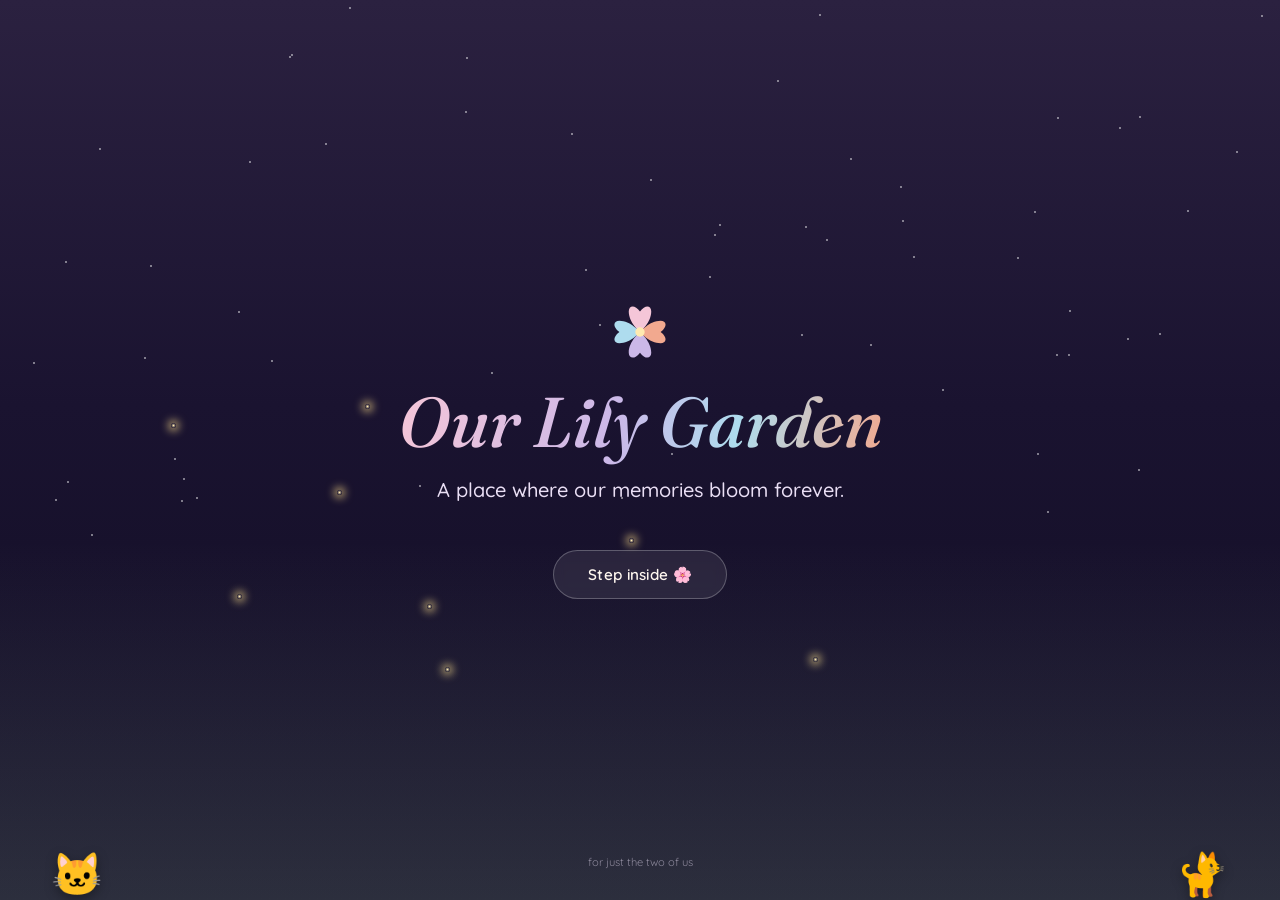
<file: index.html>
<!DOCTYPE html>
<html lang="en">
<head>
<meta charset="UTF-8" />
<meta name="viewport" content="width=device-width, initial-scale=1.0, viewport-fit=cover" />
<title>Our Lily Garden</title>
<link rel="preconnect" href="https://fonts.googleapis.com" />
<link href="https://fonts.googleapis.com/css2?family=Fraunces:ital,opsz,wght@0,9..144,300;0,9..144,500;1,9..144,400&family=Quicksand:wght@400;500;600;700&display=swap" rel="stylesheet" />
<link rel="stylesheet" href="css/style.css" />
</head>
<body>

<div class="page">
  <div class="sky-layer"></div>
  <div class="lilies-layer"></div>
  <div class="garden-glow"></div>

  <div class="cat left">🐱</div>
  <div class="cat right">🐈</div>

  <div class="center-screen">
    <svg class="bloom-mark" viewBox="0 0 64 64" fill="none">
      <path d="M32 32 C32 32 20 22 20 10 C20 4 26 2 32 10 C38 2 44 4 44 10 C44 22 32 32 32 32Z" fill="#F5C6D8"/>
      <path d="M32 32 C32 32 44 42 44 54 C44 60 38 62 32 54 C26 62 20 60 20 54 C20 42 32 32 32 32Z" fill="#CBB8E8"/>
      <path d="M32 32 C32 32 22 20 10 20 C4 20 2 26 10 32 C2 38 4 44 10 44 C22 44 32 32 32 32Z" fill="#AEDCEE"/>
      <path d="M32 32 C32 32 42 44 54 44 C60 44 62 38 54 32 C62 26 60 20 54 20 C42 20 32 32 32 32Z" fill="#F2A98F"/>
      <circle cx="32" cy="32" r="5" fill="#FFEAB0"/>
    </svg>

    <h1 class="hero">Our Lily Garden</h1>
    <p class="subheading">A place where our memories bloom forever.</p>

    <a href="login.html" class="btn" style="margin-top:28px; opacity:0; animation: riseIn 1s ease 2.1s forwards;">
      Step inside 🌸
    </a>
  </div>

  <p class="footer-note">for just the two of us</p>
</div>

<script type="module">
  import { setupAmbience } from "./js/ambience.js";
  setupAmbience();
</script>
</body>
</html>
</file>
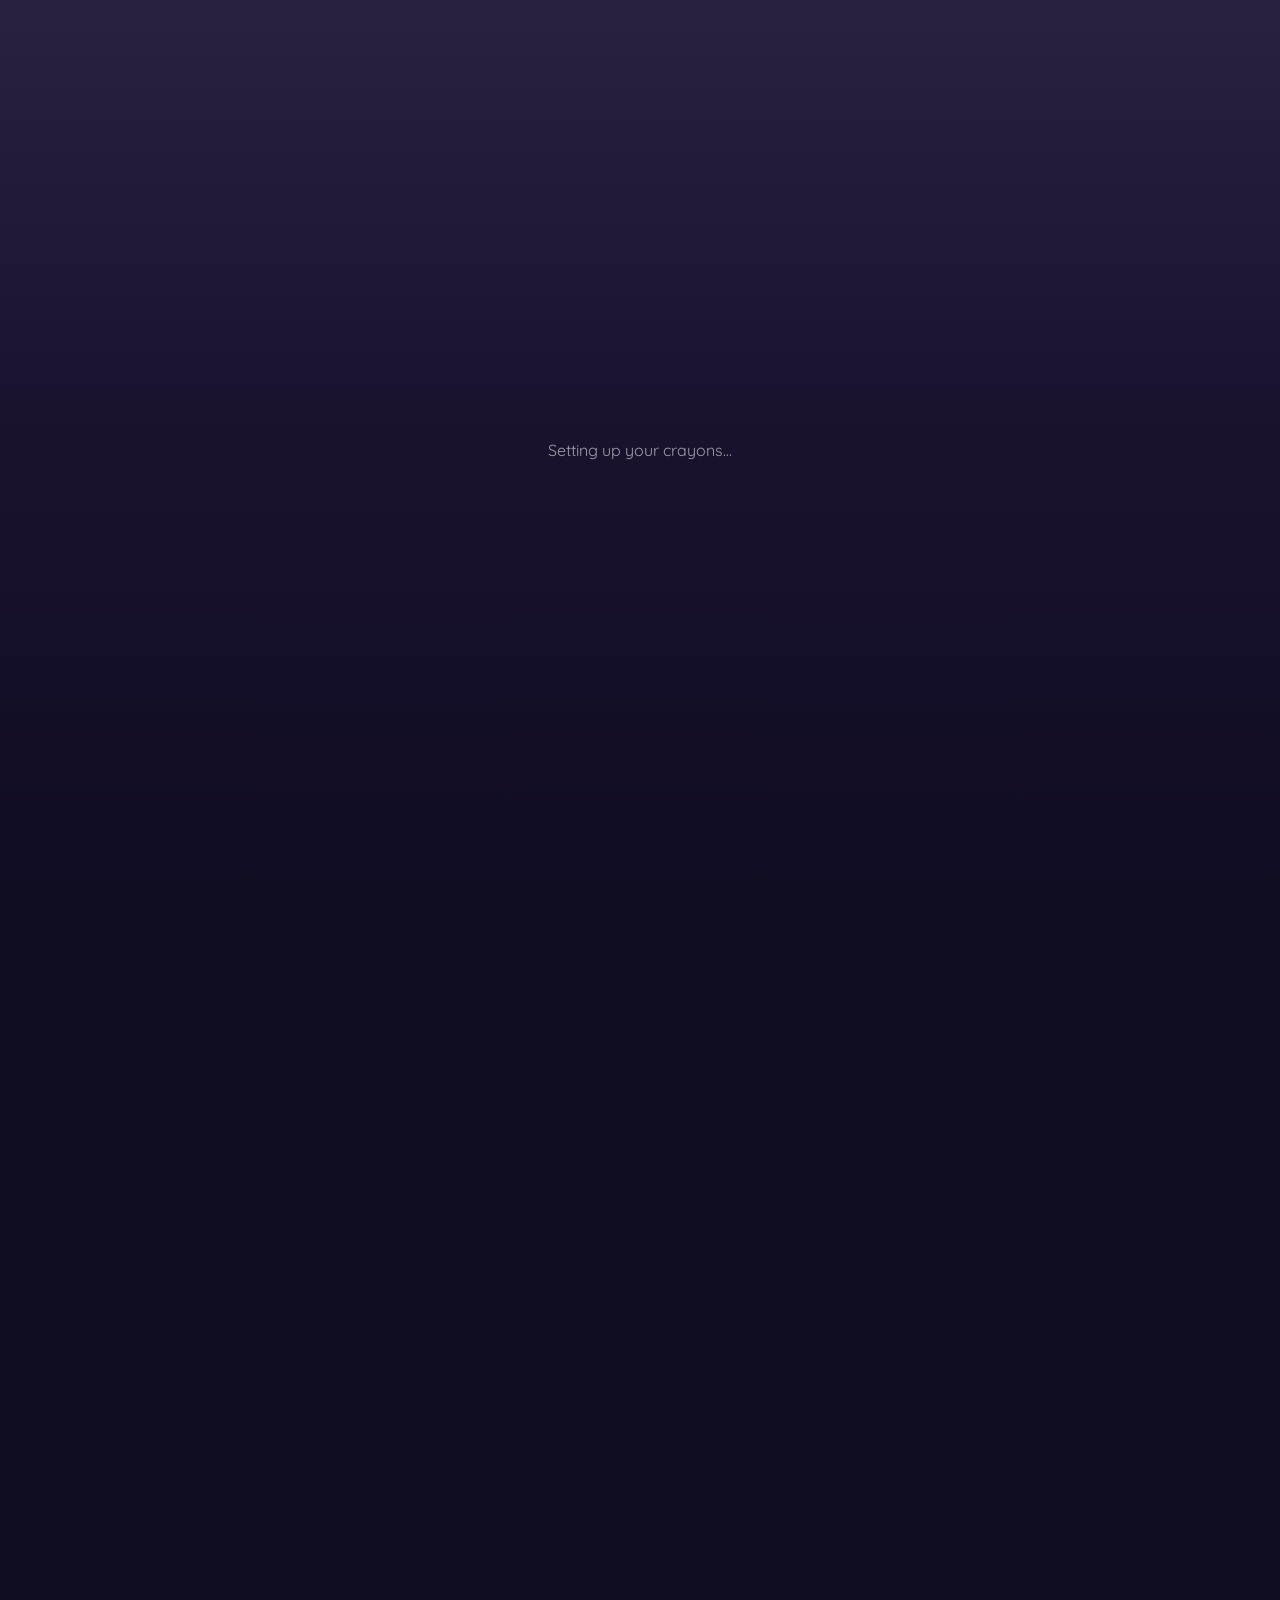
<file: drawing.html>
<!DOCTYPE html>
<html lang="en">
<head>
<meta charset="UTF-8" />
<meta name="viewport" content="width=device-width, initial-scale=1.0, viewport-fit=cover" />
<title>Coloring Board</title>
<link rel="preconnect" href="https://fonts.googleapis.com" />
<link href="https://fonts.googleapis.com/css2?family=Fraunces:ital,opsz,wght@0,9..144,300;0,9..144,500;1,9..144,400&family=Baloo+2:wght@600;700&family=Quicksand:wght@400;500;600;700&display=swap" rel="stylesheet" />
<link rel="stylesheet" href="css/style.css" />
<style>
  #app-root.page {
    background: linear-gradient(135deg, #FFE3F1 0%, #E3D9FF 45%, #D4F0E8 100%);
  }
  .board-title { font-family: 'Baloo 2', cursive; color: #6B4E8E; text-align:center; }
  .template-picker { display:flex; gap:12px; justify-content:center; flex-wrap:wrap; margin-bottom:20px; }
  .template-thumb {
    background: #fff; border: 3px solid transparent; border-radius: 16px;
    padding: 6px; cursor: pointer; box-shadow: 0 6px 14px rgba(0,0,0,0.15);
  }
  .template-thumb.active { border-color: #F2A6C6; }
  .template-thumb canvas { display:block; border-radius:10px; }
  .canvas-wrap {
    position: relative; width: 100%; max-width: 340px; margin: 0 auto 16px;
    border-radius: 20px; overflow: hidden; box-shadow: 0 10px 24px rgba(0,0,0,0.2);
    background: #fff; touch-action: none;
  }
  .canvas-wrap canvas { position:absolute; top:0; left:0; width:100%; height:100%; touch-action:none; }
  .toolbar {
    max-width: 340px; margin: 0 auto 24px;
    background: rgba(255,255,255,0.6); border-radius: 18px; padding: 14px;
  }
  .palette { display:flex; gap:8px; flex-wrap:wrap; justify-content:center; margin-bottom:12px; }
  .swatch {
    width: 30px; height: 30px; border-radius: 50%; border: 2px solid #fff;
    box-shadow: 0 2px 6px rgba(0,0,0,0.25); cursor: pointer;
  }
  .swatch.active { outline: 3px solid #6B4E8E; }
  .tool-row { display:flex; align-items:center; gap:10px; justify-content:center; flex-wrap:wrap; }
  .tool-btn {
    border: none; border-radius: 999px; padding: 8px 16px; font-family:'Baloo 2',cursive;
    font-size: 0.85rem; cursor: pointer; background:#fff; color:#6B4E8E;
  }
  .tool-btn.active { background:#6B4E8E; color:#fff; }
  .gallery-grid { display:flex; flex-wrap:wrap; gap:14px; justify-content:center; }
  .draw-card {
    background:#fff; border-radius:14px; padding:8px 8px 30px; width:150px;
    box-shadow: 0 8px 16px rgba(0,0,0,0.2); position:relative; transform:rotate(-1deg);
  }
  .draw-card:nth-child(even){ transform:rotate(1deg); }
  .draw-card img { width:100%; border-radius:8px; display:block; }
  .draw-card .who { font-size:0.7rem; color:#6B4E8E; text-align:center; margin-top:6px; font-family:'Baloo 2',cursive;}
  .draw-card .del { position:absolute; top:6px; right:8px; background:none; border:none; font-size:0.9rem; cursor:pointer; }
</style>
</head>
<body>

<div id="loading-gate" class="page" style="display:flex; align-items:center; justify-content:center;">
  <p style="opacity:0.6;">Setting up your crayons…</p>
</div>

<div id="app-root" class="page" style="visibility:hidden;">
  <nav class="navbar" style="position:relative; z-index:5;">
    <a href="garden.html" class="brand" style="text-decoration:none;">🌸 Our Lily Garden</a>
    <a href="garden.html" class="btn-ghost" style="text-decoration:none;">← Back to garden</a>
  </nav>

  <main class="content" style="position:relative; z-index:5;">
    <h1 class="board-title">🎨 Coloring Board</h1>
    <p style="text-align:center; color:#6B4E8E; font-size:0.85rem; margin-bottom:20px;">Pick today's picture and make it yours 🌈</p>

    <div class="template-picker" id="template-picker"></div>

    <div class="canvas-wrap">
      <canvas id="template-canvas" width="320" height="300"></canvas>
      <canvas id="draw-canvas" width="320" height="300"></canvas>
    </div>

    <div class="toolbar">
      <div class="palette" id="palette"></div>
      <div class="tool-row">
        <label style="font-family:'Baloo 2',cursive; color:#6B4E8E; font-size:0.85rem;">Brush</label>
        <input type="range" id="brush-size" min="2" max="30" value="8" />
        <button class="tool-btn" id="eraser-btn" type="button">🧼 Eraser</button>
        <button class="tool-btn" id="clear-btn" type="button">🗑️ Clear</button>
      </div>
      <div style="text-align:center; margin-top:12px;">
        <button class="tool-btn active" id="submit-btn" style="background:#F2A6C6; color:#fff;" type="button">✨ Submit my drawing</button>
      </div>
    </div>

    <h2 class="board-title" style="font-size:1.3rem; margin-top:30px;">Our Gallery</h2>
    <p id="gallery-count" style="text-align:center; color:#6B4E8E; font-size:0.8rem;">Loading…</p>
    <div class="gallery-grid" id="gallery-grid"></div>
  </main>
</div>

<script type="module">
  import { initDrawing } from "./js/drawing.js";
  initDrawing();
</script>
</body>
</html>
</file>
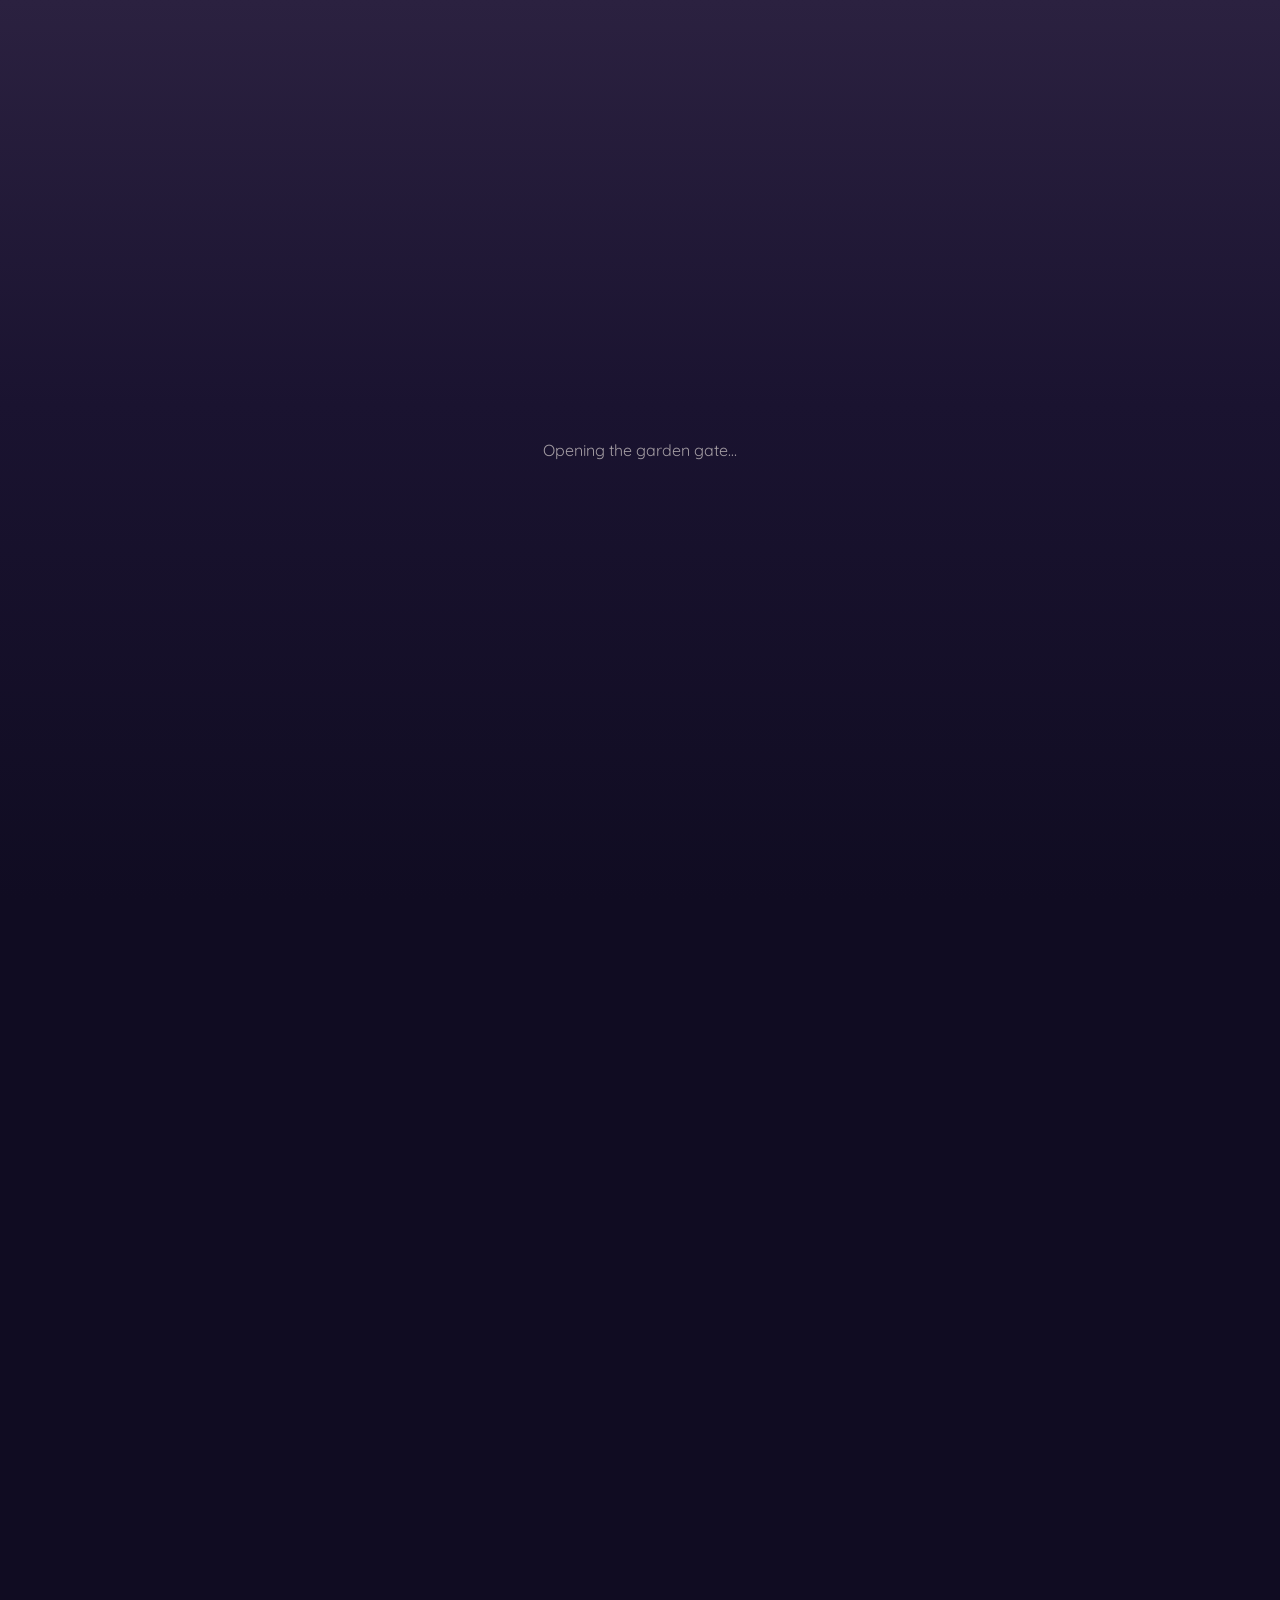
<file: garden.html>
<!DOCTYPE html>
<html lang="en">
<head>
<meta charset="UTF-8" />
<meta name="viewport" content="width=device-width, initial-scale=1.0, viewport-fit=cover" />
<title>Our Garden</title>
<link rel="preconnect" href="https://fonts.googleapis.com" />
<link href="https://fonts.googleapis.com/css2?family=Fraunces:ital,opsz,wght@0,9..144,300;0,9..144,500;1,9..144,400&family=Quicksand:wght@400;500;600;700&display=swap" rel="stylesheet" />
<link rel="stylesheet" href="css/style.css" />
<style>
  .badge {
    display: none;
    align-items: center;
    justify-content: center;
    background: #E14C4C;
    color: #fff;
    font-size: 0.65rem;
    font-weight: 700;
    border-radius: 999px;
    min-width: 16px;
    height: 16px;
    padding: 0 4px;
    margin-left: 4px;
    vertical-align: middle;
  }
</style>
</head>
<body>

<div id="loading-gate" class="page" style="display:flex; align-items:center; justify-content:center;">
  <p style="opacity:0.6;">Opening the garden gate…</p>
</div>

<div id="app-root" class="page" style="visibility:hidden;">
  <div class="sky-layer"></div>
  <div class="lilies-layer"></div>

  <div class="cat left" id="cat-left">🐱</div>
  <div class="cat right">🐈</div>

  <nav class="navbar">
    <span class="brand">🌸 Our Lily Garden</span>
    <div style="display:flex; align-items:center; gap:14px;">
      <span id="greeting" style="font-size:0.85rem; opacity:0.8;"></span>
      <button id="logout-btn" class="btn-ghost">Log out</button>
    </div>
  </nav>

  <main class="content">
    <div id="love-counter" class="daily-banner" style="margin-bottom:20px;">
      <div class="label">Together for</div>
      <p class="text" id="love-counter-text">calculating…</p>
    </div>

    <div class="daily-banner" style="margin-bottom:20px;">
      <div class="label">Good Morning / Good Night</div>
      <div style="display:flex; gap:10px; justify-content:center; margin:12px 0;">
        <button id="morning-btn" class="btn-send" type="button">🌸 Good Morning</button>
        <button id="night-btn" class="btn-send" type="button">🌙 Good Night</button>
      </div>
      <p id="streaks-text" style="font-size:0.78rem; opacity:0.8;"></p>
    </div>

    <div class="garden-heading">
      <h1>Welcome back to your garden 🌿</h1>
      <a href="memories.html" style="display:inline-block; margin-top:8px; font-size:0.85rem; color:var(--sky); text-decoration:underline;">📸 View our Memory Gallery<span class="badge" id="badge-memories"></span></a>
      <a href="openwhen.html" style="display:inline-block; margin-top:8px; margin-left:12px; font-size:0.85rem; color:var(--pink); text-decoration:underline;">💌 Open When Letters<span class="badge" id="badge-letters"></span></a>
      <a href="jar.html" style="display:inline-block; margin-top:8px; margin-left:12px; font-size:0.85rem; color:var(--lavender); text-decoration:underline;">🫙 Reasons I Love You<span class="badge" id="badge-jar"></span></a>
      <a href="thoughts.html" style="display:inline-block; margin-top:8px; margin-left:12px; font-size:0.85rem; color:#B8A8D8; text-decoration:underline;">🌙 Deep Thoughts<span class="badge" id="badge-thoughts"></span></a>
            <a href="drawing.html" style="display:inline-block; margin-top:8px; margin-left:12px; font-size:0.85rem; color:#F2A6C6; text-decoration:underline;">🎨 Coloring Board</a>

      <p id="note-count">Loading…</p>
    </div>

    <div id="daily-banner" class="daily-banner" style="display:none;">
      <div class="label">Today's love note ✨</div>
      <p class="text" id="daily-banner-text"></p>
    </div>

    <form id="composer-form" class="composer">
      <textarea id="note-content" rows="3" placeholder="Leave a little note for them to find… 💌"></textarea>
      <div class="composer-row">
        <div class="style-pills">
          <button type="button" class="style-pill active" data-style="sticky">📝 Sticky</button>
          <button type="button" class="style-pill" data-style="lily">🌸 Lily</button>
          <button type="button" class="style-pill" data-style="cat">🐱 Cat</button>
        </div>
        <button type="submit" class="btn-send" id="send-btn">Leave note</button>
      </div>
    </form>

    <p id="loading-state" class="loading-state">Growing your garden…</p>
    <p id="empty-state" class="empty-state" style="display:none;">No notes yet — plant the first one above 🌱</p>
    <div id="notes-grid" class="notes-grid"></div>
  </main>
</div>

<script type="module">
  import { initGarden } from "./js/garden.js";
  import { startLoveCounter } from "./js/loveCounter.js";
  import { loadBadges } from "./js/badges.js";
  import { initGreetings } from "./js/greetings.js";
  initGarden();
  startLoveCounter();
  loadBadges();
  initGreetings();
</script>
</body>
</html>
</file>
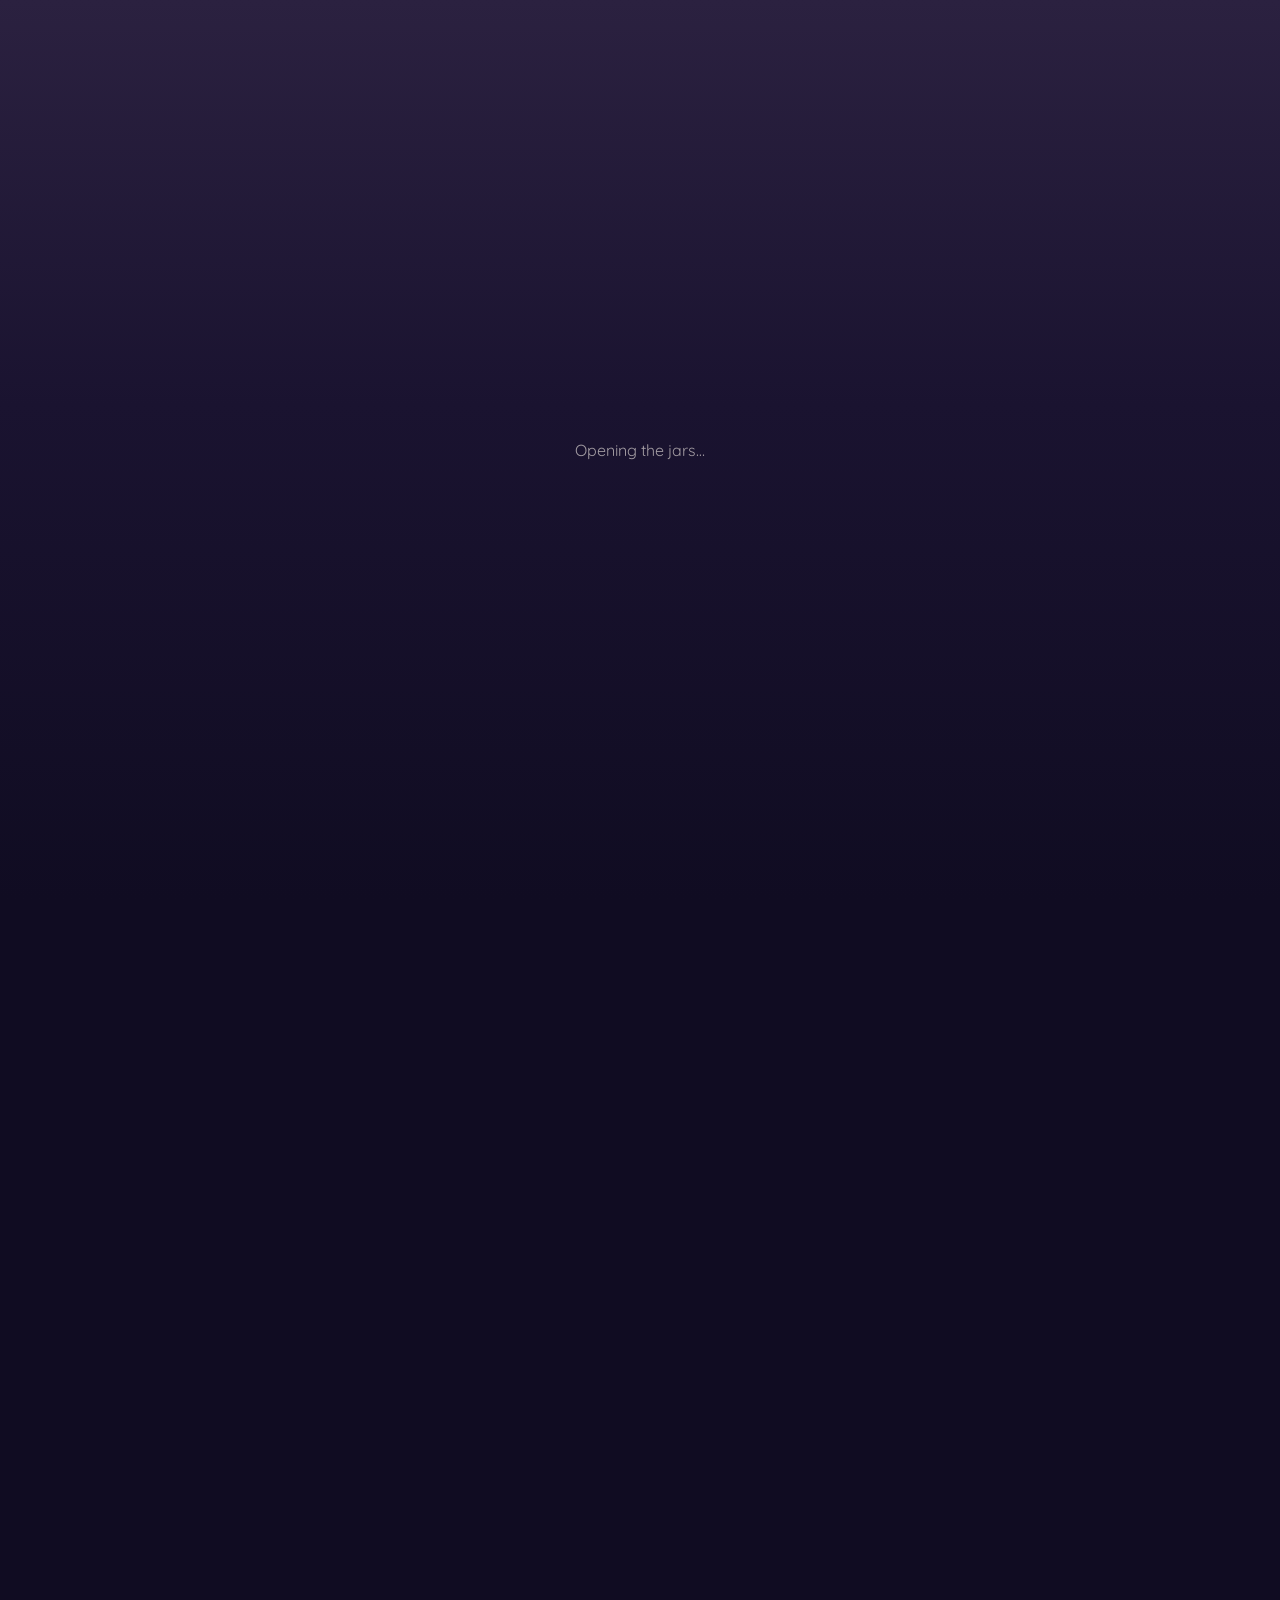
<file: jar.html>
<!DOCTYPE html>
<html lang="en">
<head>
<meta charset="UTF-8" />
<meta name="viewport" content="width=device-width, initial-scale=1.0, viewport-fit=cover" />
<title>Reasons I Love You</title>
<link rel="preconnect" href="https://fonts.googleapis.com" />
<link href="https://fonts.googleapis.com/css2?family=Fraunces:ital,opsz,wght@0,9..144,300;0,9..144,500;1,9..144,400&family=Quicksand:wght@400;500;600;700&display=swap" rel="stylesheet" />
<link rel="stylesheet" href="css/style.css" />
<style>
  .jars-row { display: flex; gap: 16px; justify-content: center; flex-wrap: wrap; margin-bottom: 24px; }
  .jar-col { text-align: center; width: 160px; }
  .jar-btn {
    font-size: 4.5rem;
    background: none;
    border: none;
    cursor: pointer;
    filter: drop-shadow(0 8px 16px rgba(0,0,0,0.4));
    transition: transform 0.15s ease;
  }
  .jar-btn:active { transform: scale(0.92); }
  .jar-label { font-size: 0.8rem; margin-top: 4px; font-weight: 600; }
  .jar-reason {
    margin-top: 12px;
    border-radius: 14px;
    padding: 14px;
    font-style: italic;
    font-size: 0.9rem;
    min-height: 60px;
    display: flex;
    align-items: center;
    justify-content: center;
    opacity: 0;
    transition: opacity 0.4s ease;
  }
  .jar-reason.show { opacity: 1; }
  .add-box, .list-box {
    border: 1px solid rgba(255,255,255,0.1);
    background: rgba(255,255,255,0.05);
    border-radius: 20px;
    padding: 18px;
    margin-top: 20px;
  }
  .reason-item {
    text-align: left;
    font-size: 0.85rem;
    padding: 8px 0;
    border-top: 1px solid rgba(255,255,255,0.08);
    display: flex;
    justify-content: space-between;
    gap: 8px;
    align-items: flex-start;
  }
  .reason-item .actions { display: flex; gap: 8px; flex-shrink: 0; }
  .reason-item button { background: none; border: none; cursor: pointer; font-size: 0.9rem; }
</style>
</head>
<body>

<div id="loading-gate" class="page" style="display:flex; align-items:center; justify-content:center;">
  <p style="opacity:0.6;">Opening the jars…</p>
</div>

<div id="app-root" class="page" style="visibility:hidden;">
  <div class="sky-layer"></div>

  <nav class="navbar">
    <a href="garden.html" class="brand" style="text-decoration:none;">🌸 Our Lily Garden</a>
    <a href="garden.html" class="btn-ghost" style="text-decoration:none;">← Back to garden</a>
  </nav>

  <main class="content">
    <div class="garden-heading">
      <h1>Reasons I Love You 🫙</h1>
      <p id="reason-count">Loading…</p>
    </div>

    <div class="jars-row" id="jars-row"></div>

    <form id="add-form" class="add-box">
      <div class="field">
        <label>Add a reason to your jar</label>
        <input type="text" id="reason-input" placeholder="I love the way you…" required />
      </div>
      <button type="submit" class="btn-send" id="add-btn">Add to my jar 🫙</button>
    </form>

    <div class="list-box">
      <label style="font-size:0.85rem; opacity:0.8;">Your written reasons</label>
      <div id="my-reasons-list"></div>
    </div>
  </main>
</div>

<script type="module">
  import { initJar } from "./js/jar.js";
  initJar();
</script>
</body>
</html>
</file>
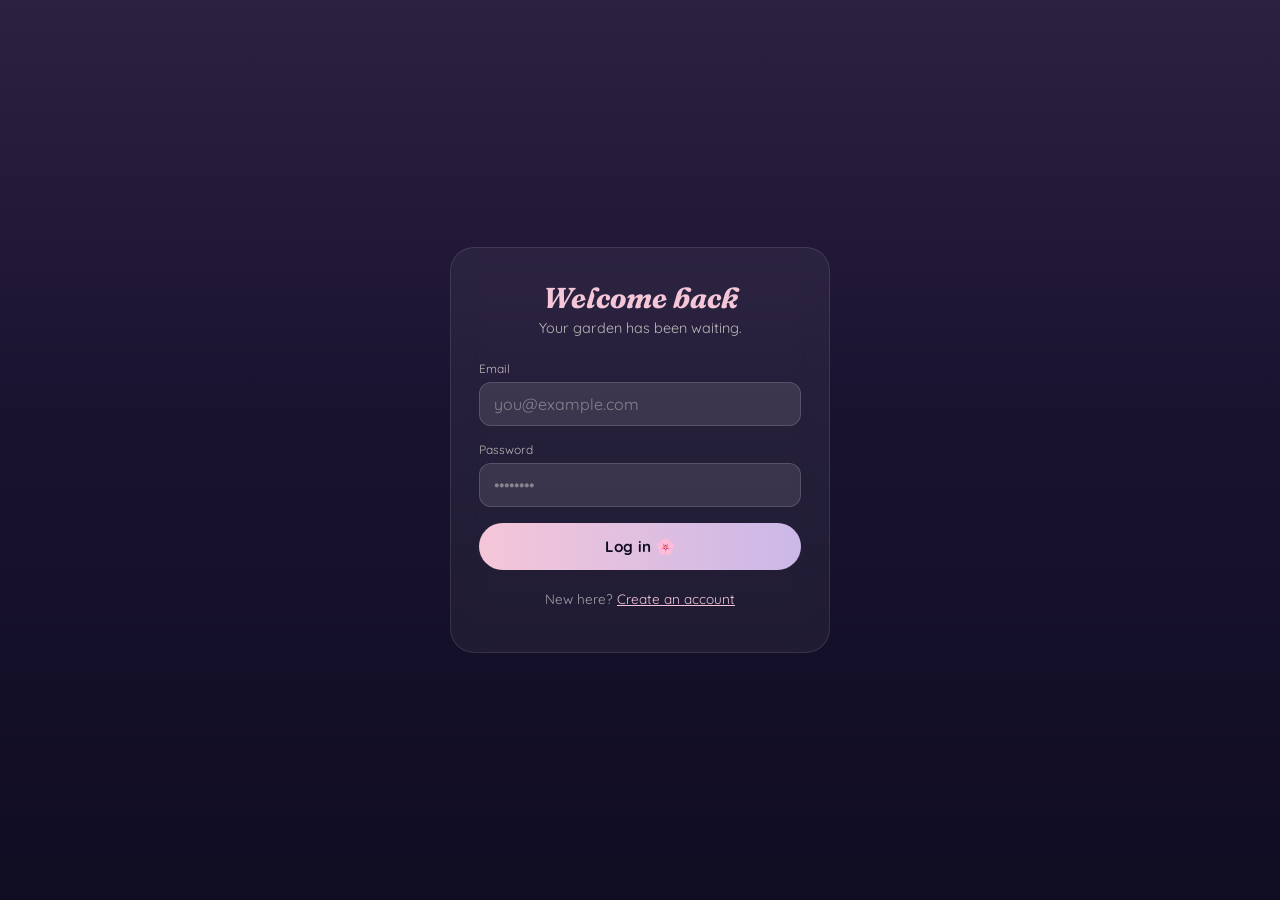
<file: login.html>
<!DOCTYPE html>
<html lang="en">
<head>
<meta charset="UTF-8" />
<meta name="viewport" content="width=device-width, initial-scale=1.0, viewport-fit=cover" />
<title>Log in · Our Lily Garden</title>
<link rel="preconnect" href="https://fonts.googleapis.com" />
<link href="https://fonts.googleapis.com/css2?family=Fraunces:ital,opsz,wght@0,9..144,300;0,9..144,500;1,9..144,400&family=Quicksand:wght@400;500;600;700&display=swap" rel="stylesheet" />
<link rel="stylesheet" href="css/style.css" />
</head>
<body>

<div class="page">
  <div class="sky-layer"></div>

  <div class="center-screen">
    <div class="glass-card">
      <h1 style="font-family:'Fraunces',serif; font-style:italic; color:var(--pink); text-align:center; font-size:1.8rem; margin:0 0 4px;">
        Welcome back
      </h1>
      <p style="text-align:center; color:rgba(255,248,240,0.7); font-size:0.9rem; margin:0 0 24px;">
        Your garden has been waiting.
      </p>

      <div id="error" class="form-error" style="display:none;"></div>

      <form id="login-form">
        <div class="field">
          <label>Email</label>
          <input type="email" id="email" required placeholder="you@example.com" />
        </div>
        <div class="field">
          <label>Password</label>
          <input type="password" id="password" required placeholder="••••••••" />
        </div>
        <button type="submit" class="btn btn-solid" id="submit-btn">Log in 🌸</button>
      </form>

      <p style="text-align:center; font-size:0.85rem; margin-top:20px; color:rgba(255,248,240,0.6);">
        New here? <a href="signup.html" style="color:var(--pink); text-decoration:underline;">Create an account</a>
      </p>
    </div>
  </div>
</div>

<script type="module">
  import { setupAmbience } from "./js/ambience.js";
  import { supabase } from "./js/supabaseClient.js";

  setupAmbience({ lilyCount: 0, fireflyCount: 0 });

  const form = document.getElementById("login-form");
  const errorBox = document.getElementById("error");
  const submitBtn = document.getElementById("submit-btn");

  form.addEventListener("submit", async (e) => {
    e.preventDefault();
    errorBox.style.display = "none";
    submitBtn.disabled = true;
    submitBtn.textContent = "Opening the gate…";

    const email = document.getElementById("email").value;
    const password = document.getElementById("password").value;

    const { error } = await supabase.auth.signInWithPassword({ email, password });

    if (error) {
      errorBox.textContent = error.message;
      errorBox.style.display = "block";
      submitBtn.disabled = false;
      submitBtn.textContent = "Log in 🌸";
      return;
    }

    window.location.href = "garden.html";
  });
</script>
</body>
</html>
</file>
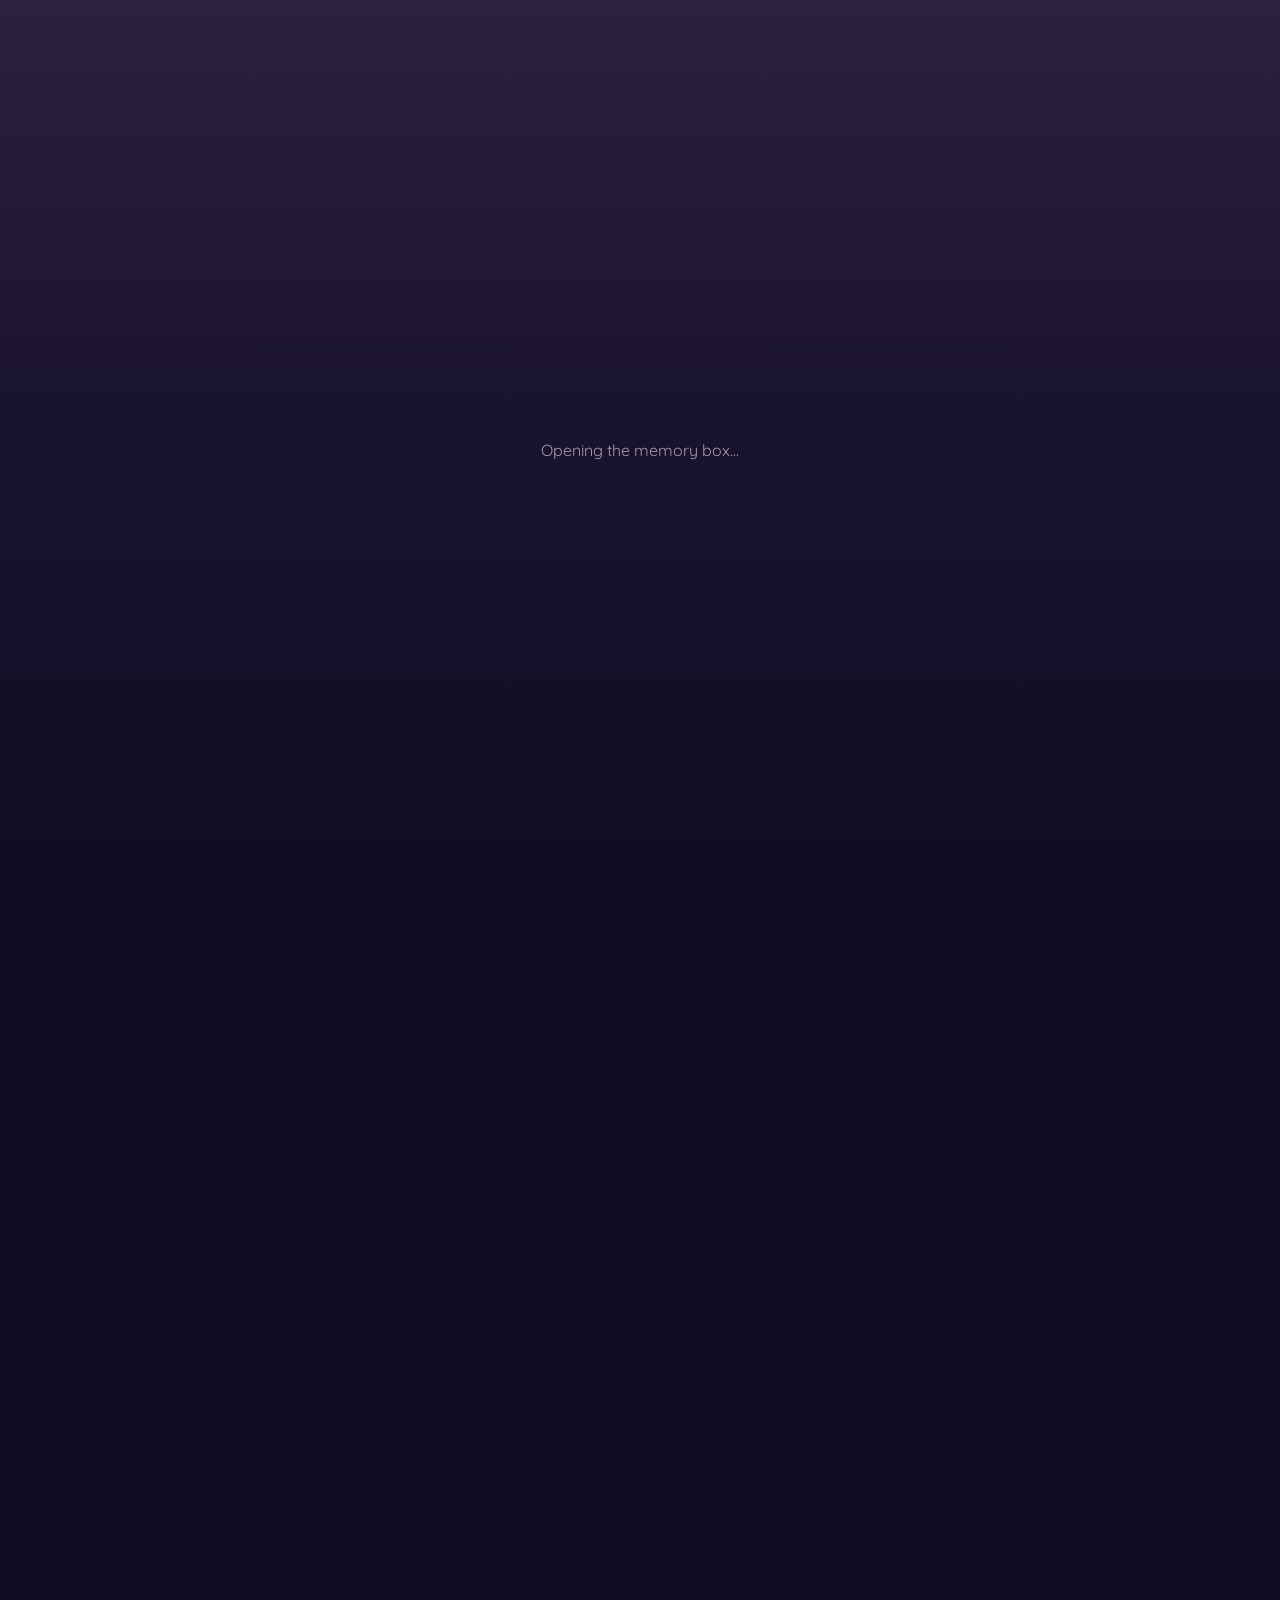
<file: memories.html>
<!DOCTYPE html>
<html lang="en">
<head>
<meta charset="UTF-8" />
<meta name="viewport" content="width=device-width, initial-scale=1.0, viewport-fit=cover" />
<title>Our Memories</title>
<link rel="preconnect" href="https://fonts.googleapis.com" />
<link href="https://fonts.googleapis.com/css2?family=Fraunces:ital,opsz,wght@0,9..144,300;0,9..144,500;1,9..144,400&family=Quicksand:wght@400;500;600;700&display=swap" rel="stylesheet" />
<link rel="stylesheet" href="css/style.css" />
<style>
  .memories-grid { display: flex; flex-wrap: wrap; gap: 18px; justify-content: center; }
  .polaroid {
    background: #fdfaf3;
    padding: 12px 12px 40px;
    width: 220px;
    border-radius: 4px;
    box-shadow: 0 10px 20px rgba(0,0,0,0.35);
    transform: rotate(-2deg);
    position: relative;
    z-index: 10;
  }
  .polaroid:nth-child(even) { transform: rotate(2deg); }
  .polaroid img { width: 100%; height: 200px; object-fit: cover; border-radius: 2px; display: block; }
  .polaroid .caption { color: var(--ink); font-size: 0.85rem; margin-top: 10px; text-align: center; }
  .polaroid .tags { color: #8a7b6a; font-size: 0.7rem; text-align: center; margin-top: 4px; }
  .upload-box {
    border: 1px solid rgba(255,255,255,0.15);
    background: rgba(255,255,255,0.12);
    border-radius: 20px;
    padding: 18px;
    margin-bottom: 28px;
    position: relative;
    z-index: 10;
  }
  .upload-box input[type="file"] { color: var(--cream); font-size: 0.85rem; margin-bottom: 10px; }

  /* ---------- Meadow background (all fixed = always visible while scrolling) ---------- */
  #app-root.page {
    background: linear-gradient(to bottom, #AEDCEE 0%, #CFEFD8 55%, #BFE3CB 100%);
  }
  .sun {
    position: fixed; top: 20px; right: 20px;
    width: 60px; height: 60px; border-radius: 50%;
    background: radial-gradient(circle, #fff6c9, #ffe17a);
    box-shadow: 0 0 40px rgba(255,230,150,0.7);
    z-index: 1; pointer-events: none;
  }
  .butterfly, .bee {
    position: fixed; z-index: 4; pointer-events: none;
  }
  .butterfly { font-size: 1.5rem; animation: flutter 6s ease-in-out infinite; }
  .bee { font-size: 1.2rem; animation: buzz 3s ease-in-out infinite; }
  @keyframes flutter {
    0%, 100% { transform: translate(0,0) rotate(0deg); }
    25% { transform: translate(12px,-16px) rotate(10deg); }
    50% { transform: translate(-8px,-28px) rotate(-8deg); }
    75% { transform: translate(8px,-12px) rotate(5deg); }
  }
  @keyframes buzz {
    0%, 100% { transform: translate(0,0); }
    25% { transform: translate(7px,-5px); }
    50% { transform: translate(-5px,-9px); }
    75% { transform: translate(5px,-3px); }
  }

  .cat-big-wrap, .cat-kitten-wrap {
    position: fixed; left: 2px; z-index: 4; pointer-events: none;
    animation: catBob 4s ease-in-out infinite;
  }
  .cat-big-wrap { top: 22vh; }
  .cat-kitten-wrap { top: calc(22vh + 62px); animation-duration: 3.3s; }
  @keyframes catBob {
    0%, 100% { transform: translateY(0); }
    50% { transform: translateY(-4px); }
  }
  .tail-big { transform-origin: 115px 90px; animation: tailSway 2.6s ease-in-out infinite; }
  .tail-kitten { transform-origin: 78px 70px; animation: tailSway 2s ease-in-out infinite; }
  @keyframes tailSway {
    0%, 100% { transform: rotate(0deg); }
    50% { transform: rotate(9deg); }
  }

  .grass-strip {
    position: fixed; bottom: 0; left: 0; right: 0; height: 46px;
    background: linear-gradient(to bottom, #7ec850, #4f9c3a);
    z-index: 2; pointer-events: none; overflow: visible;
  }
  .blade {
    position: absolute; bottom: 0; width: 12px;
    border-radius: 50% 50% 0 0 / 100% 100% 0 0;
  }
  .flower {
    position: fixed; bottom: 40px; z-index: 3; pointer-events: none;
    font-size: 1.4rem;
    transform-origin: bottom center;
    animation: sway 3.5s ease-in-out infinite;
  }
  @keyframes sway {
    0%, 100% { transform: rotate(-4deg); }
    50% { transform: rotate(4deg); }
  }
</style>
</head>
<body>

<div id="loading-gate" class="page" style="display:flex; align-items:center; justify-content:center;">
  <p style="opacity:0.6;">Opening the memory box…</p>
</div>

<div id="app-root" class="page" style="visibility:hidden;">
  <div class="sun"></div>

  <span class="butterfly" style="top:8%; left:8%;">🦋</span>
  <span class="butterfly" style="top:14%; right:10%; animation-delay:1.5s;">🦋</span>
  <span class="butterfly" style="top:48%; right:6%; animation-delay:0.8s;">🦋</span>
  <span class="butterfly" style="top:70%; right:12%; animation-delay:2.2s;">🦋</span>
  <span class="butterfly" style="top:85%; left:10%; animation-delay:3s;">🦋</span>
  <span class="bee" style="top:30%; right:16%;">🐝</span>
  <span class="bee" style="top:60%; left:12%; animation-delay:1.2s;">🐝</span>

  <span class="flower" style="left:25%; animation-delay:0.2s;">🌻</span>
  <span class="flower" style="left:35%; font-size:1rem; animation-delay:1s;">🌼</span>
  <span class="flower" style="left:48%; animation-delay:0.6s;">🌷</span>
  <span class="flower" style="left:58%; font-size:1rem; animation-delay:1.6s;">🌼</span>
  <span class="flower" style="left:68%; animation-delay:0.3s;">🌻</span>
  <span class="flower" style="left:80%; font-size:1rem; animation-delay:1.3s;">🌷</span>
  <span class="flower" style="left:90%; animation-delay:0.9s;">🌻</span>

  <div class="grass-strip" id="grass-strip"></div>

  <div class="cat-big-wrap">
    <svg viewBox="0 0 140 130" width="78" height="72">
      <path class="tail-big" d="M115 90 Q150 80 140 40 Q135 20 115 25" fill="none" stroke="#E8A45C" stroke-width="14" stroke-linecap="round"/>
      <ellipse cx="70" cy="95" rx="48" ry="32" fill="#F2AE68"/>
      <ellipse cx="70" cy="105" rx="26" ry="18" fill="#FFF3DD"/>
      <circle cx="70" cy="50" r="34" fill="#F2AE68"/>
      <path d="M42 30 L34 4 L58 24 Z" fill="#F2AE68"/>
      <path d="M98 30 L106 4 L82 24 Z" fill="#F2AE68"/>
      <path d="M44 26 L40 12 L54 22 Z" fill="#FFD9A6"/>
      <path d="M96 26 L100 12 L86 22 Z" fill="#FFD9A6"/>
      <ellipse cx="70" cy="62" rx="20" ry="14" fill="#FFF3DD"/>
      <ellipse cx="58" cy="48" rx="5" ry="7" fill="#3A2B22"/>
      <ellipse cx="82" cy="48" rx="5" ry="7" fill="#3A2B22"/>
      <circle cx="59.5" cy="45" r="1.5" fill="#fff"/>
      <circle cx="83.5" cy="45" r="1.5" fill="#fff"/>
      <path d="M67 58 L73 58 L70 62 Z" fill="#E88A8A"/>
      <line x1="40" y1="58" x2="58" y2="60" stroke="#C88A4A" stroke-width="1.5"/>
      <line x1="40" y1="66" x2="58" y2="64" stroke="#C88A4A" stroke-width="1.5"/>
      <line x1="100" y1="58" x2="82" y2="60" stroke="#C88A4A" stroke-width="1.5"/>
      <line x1="100" y1="66" x2="82" y2="64" stroke="#C88A4A" stroke-width="1.5"/>
    </svg>
  </div>

  <div class="cat-kitten-wrap">
    <svg viewBox="0 0 100 95" width="56" height="53">
      <path class="tail-kitten" d="M78 70 Q100 65 95 40 Q92 25 78 28" fill="none" stroke="#C9A06B" stroke-width="10" stroke-linecap="round"/>
      <line x1="90" y1="35" x2="97" y2="33" stroke="#4a3222" stroke-width="4" stroke-linecap="round"/>
      <line x1="87" y1="48" x2="96" y2="47" stroke="#4a3222" stroke-width="4" stroke-linecap="round"/>
      <line x1="80" y1="60" x2="90" y2="60" stroke="#4a3222" stroke-width="4" stroke-linecap="round"/>
      <ellipse cx="48" cy="68" rx="32" ry="22" fill="#C9A06B"/>
      <circle cx="48" cy="34" r="24" fill="#C9A06B"/>
      <path d="M30 20 L25 4 L42 16 Z" fill="#C9A06B"/>
      <path d="M66 20 L71 4 L54 16 Z" fill="#C9A06B"/>
      <path d="M31 17 L28 8 L38 15 Z" fill="#FFEBD1"/>
      <path d="M65 17 L68 8 L58 15 Z" fill="#FFEBD1"/>
      <path d="M38 12 Q48 6 58 12" fill="none" stroke="#4a3222" stroke-width="2.5" stroke-linecap="round"/>
      <path d="M30 22 Q34 18 38 22" fill="none" stroke="#4a3222" stroke-width="2" stroke-linecap="round"/>
      <path d="M58 22 Q62 18 66 22" fill="none" stroke="#4a3222" stroke-width="2" stroke-linecap="round"/>
      <path d="M24 55 Q30 48 24 62" fill="none" stroke="#4a3222" stroke-width="3" stroke-linecap="round"/>
      <path d="M32 50 Q38 44 34 58" fill="none" stroke="#4a3222" stroke-width="3" stroke-linecap="round"/>
      <path d="M64 50 Q58 44 62 58" fill="none" stroke="#4a3222" stroke-width="3" stroke-linecap="round"/>
      <path d="M72 55 Q66 48 72 62" fill="none" stroke="#4a3222" stroke-width="3" stroke-linecap="round"/>
      <ellipse cx="48" cy="42" rx="14" ry="10" fill="#FFEBD1"/>
      <ellipse cx="39" cy="32" rx="4" ry="5.5" fill="#3A2B22"/>
      <ellipse cx="57" cy="32" rx="4" ry="5.5" fill="#3A2B22"/>
      <circle cx="40" cy="29.5" r="1.2" fill="#fff"/>
      <circle cx="58" cy="29.5" r="1.2" fill="#fff"/>
      <path d="M45 39 L51 39 L48 42 Z" fill="#D97A7A"/>
      <line x1="20" y1="40" x2="36" y2="41" stroke="#8a6a45" stroke-width="1.2"/>
      <line x1="20" y1="46" x2="36" y2="45" stroke="#8a6a45" stroke-width="1.2"/>
      <line x1="76" y1="40" x2="60" y2="41" stroke="#8a6a45" stroke-width="1.2"/>
      <line x1="76" y1="46" x2="60" y2="45" stroke="#8a6a45" stroke-width="1.2"/>
    </svg>
  </div>

  <nav class="navbar" style="position:relative; z-index:10;">
    <a href="garden.html" class="brand" style="text-decoration:none;">🌸 Our Lily Garden</a>
    <a href="garden.html" class="btn-ghost" style="text-decoration:none;">← Back to garden</a>
  </nav>

  <main class="content" style="position:relative; z-index:10;">
    <div class="garden-heading">
      <h1 style="color:var(--ink);">Our Memories 📸</h1>
      <p id="memory-count" style="color:#4A3B4E;">Loading…</p>
    </div>

    <form id="upload-form" class="upload-box">
      <input type="file" id="memory-file" accept="image/*" required />
      <div class="field">
        <input type="text" id="memory-caption" placeholder="Write a little caption…" />
      </div>
      <div class="field">
        <input type="text" id="memory-tags" placeholder="Tags, comma separated (e.g. beach, 2024)" />
      </div>
      <button type="submit" class="btn-send" id="upload-btn">Add memory 🌸</button>
    </form>

    <p id="loading-state" class="loading-state" style="color:#4A3B4E;">Loading memories…</p>
    <p id="empty-state" class="empty-state" style="display:none; color:#4A3B4E;">No memories yet — add your first photo above 🌱</p>
    <div id="memories-grid" class="memories-grid"></div>
  </main>
</div>

<script>
  const grassEl = document.getElementById('grass-strip');
  const bladeColors = ['#6cb84a', '#5da83e', '#7ec850'];
  const bladeCount = Math.ceil(window.innerWidth / 16) + 2;
  for (let i = 0; i < bladeCount; i++) {
    const blade = document.createElement('div');
    blade.className = 'blade';
    const h = 22 + Math.random() * 18;
    blade.style.left = (i * 16) + 'px';
    blade.style.height = h + 'px';
    blade.style.background = bladeColors[i % bladeColors.length];
    blade.style.transform = `rotate(${(Math.random() * 10 - 5)}deg)`;
    grassEl.appendChild(blade);
  }
</script>
<script type="module">
  import { initMemories } from "./js/memories.js?v=2";
  initMemories();
</script>
</body>
</html>
</file>
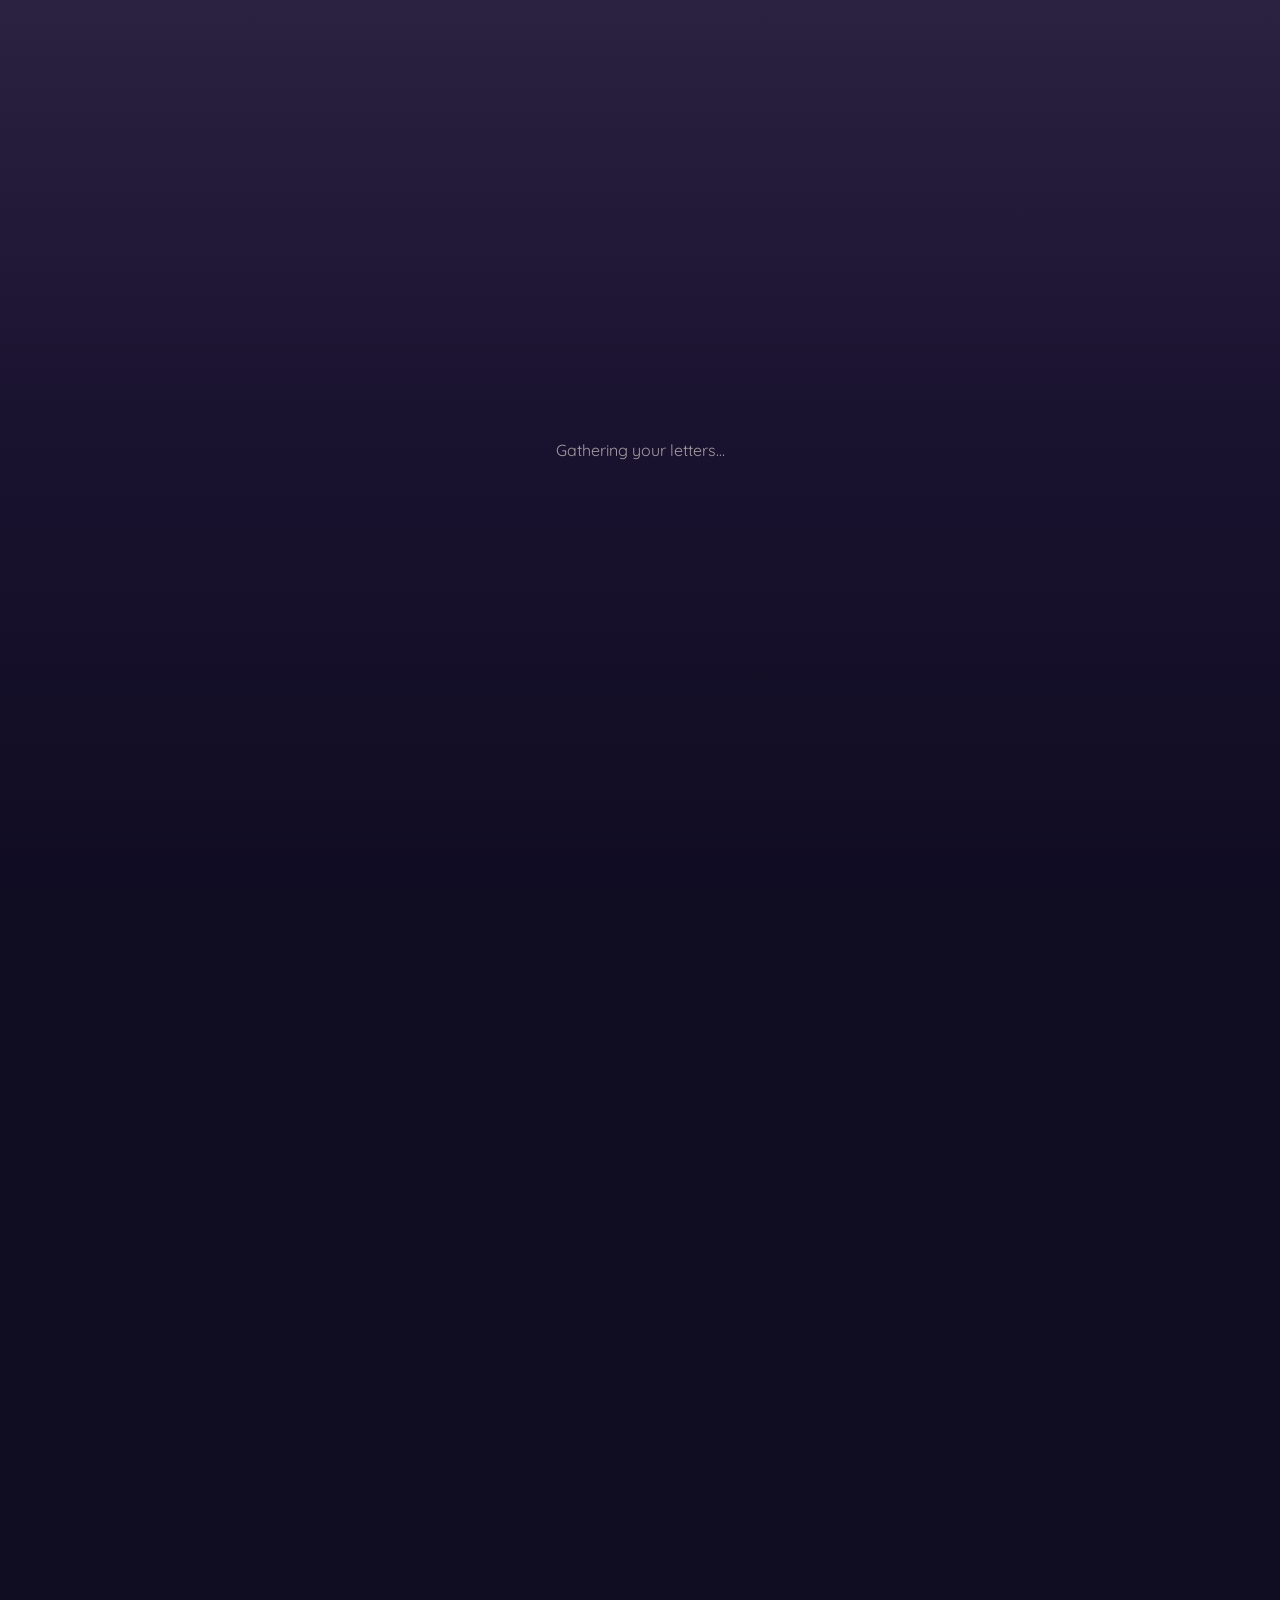
<file: openwhen.html>
<!DOCTYPE html>
<html lang="en">
<head>
<meta charset="UTF-8" />
<meta name="viewport" content="width=device-width, initial-scale=1.0, viewport-fit=cover" />
<title>Open When...</title>
<link rel="preconnect" href="https://fonts.googleapis.com" />
<link href="https://fonts.googleapis.com/css2?family=Fraunces:ital,opsz,wght@0,9..144,300;0,9..144,500;1,9..144,400&family=Quicksand:wght@400;500;600;700&display=swap" rel="stylesheet" />
<link rel="stylesheet" href="css/style.css" />
<style>
  .envelopes-grid { display: flex; flex-wrap: wrap; gap: 16px; justify-content: center; }
  .envelope {
    width: 200px;
    background: linear-gradient(135deg, var(--lavender), var(--pink));
    border-radius: 14px;
    padding: 24px 16px;
    text-align: center;
    color: var(--night-900);
    font-weight: 700;
    cursor: pointer;
    box-shadow: 0 10px 20px rgba(0,0,0,0.3);
    transition: transform 0.2s ease;
  }
  .envelope:hover { transform: translateY(-4px) scale(1.02); }
  .envelope .icon { font-size: 2rem; display: block; margin-bottom: 10px; }
  .letter-modal {
    position: fixed; inset: 0; z-index: 50;
    background: rgba(16,12,34,0.9);
    display: none;
    align-items: center; justify-content: center;
    padding: 24px;
  }
  .letter-modal.open { display: flex; }
  .letter-paper {
    background: #fdfaf3; color: var(--ink);
    border-radius: 12px; padding: 28px 24px;
    max-width: 420px; width: 100%;
    max-height: 80vh; overflow-y: auto;
    box-shadow: 0 20px 50px rgba(0,0,0,0.5);
  }
  .letter-paper h2 { font-family: 'Fraunces', serif; font-style: italic; margin-top: 0; }
  .letter-paper .close-btn {
    display: block; margin: 20px auto 0;
    background: var(--pink); border: none; border-radius: 999px;
    padding: 10px 24px; font-weight: 700; cursor: pointer;
  }
  .write-box {
    border: 1px solid rgba(255,255,255,0.1);
    background: rgba(255,255,255,0.05);
    border-radius: 20px;
    padding: 18px;
    margin-bottom: 28px;
  }
</style>
</head>
<body>

<div id="loading-gate" class="page" style="display:flex; align-items:center; justify-content:center;">
  <p style="opacity:0.6;">Gathering your letters…</p>
</div>

<div id="app-root" class="page" style="visibility:hidden;">
  <div class="sky-layer"></div>

  <nav class="navbar">
    <a href="garden.html" class="brand" style="text-decoration:none;">🌸 Our Lily Garden</a>
    <a href="garden.html" class="btn-ghost" style="text-decoration:none;">← Back to garden</a>
  </nav>

  <main class="content">
    <div class="garden-heading">
      <h1>Open When... 💌</h1>
      <p>Little letters, waiting for the right moment.</p>
    </div>

    <form id="write-form" class="write-box">
      <div class="field">
        <label>When should they open this?</label>
        <input type="text" id="letter-title" placeholder="e.g. Open when you're sad" required />
      </div>
      <div class="field">
        <label>Your letter</label>
        <textarea id="letter-content" rows="4" placeholder="Write from the heart…" required></textarea>
      </div>
      <button type="submit" class="btn-send" id="write-btn">Seal the letter 💌</button>
    </form>

    <p id="loading-state" class="loading-state">Loading letters…</p>
    <p id="empty-state" class="empty-state" style="display:none;">No letters yet — write the first one above 🌱</p>
    <div id="envelopes-grid" class="envelopes-grid"></div>
  </main>
</div>

<div id="letter-modal" class="letter-modal">
  <div class="letter-paper">
    <h2 id="modal-title"></h2>
    <p id="modal-content" style="white-space:pre-wrap; line-height:1.6;"></p>
    <div id="modal-owner-actions" style="display:none; gap:10px; justify-content:center; margin-bottom:12px;">
      <button id="modal-edit-btn" style="background:none; border:1px solid rgba(0,0,0,0.15); border-radius:999px; padding:6px 16px; cursor:pointer;">✏️ Edit</button>
      <button id="modal-delete-btn" style="background:none; border:1px solid rgba(0,0,0,0.15); border-radius:999px; padding:6px 16px; cursor:pointer;">🗑️ Delete</button>
    </div>
    <button class="close-btn" id="modal-close">Close 💌</button>
  </div>
</div>

<script type="module">
  import { initOpenWhen } from "./js/openwhen.js";
  initOpenWhen();
</script>
</body>
</html>
</file>
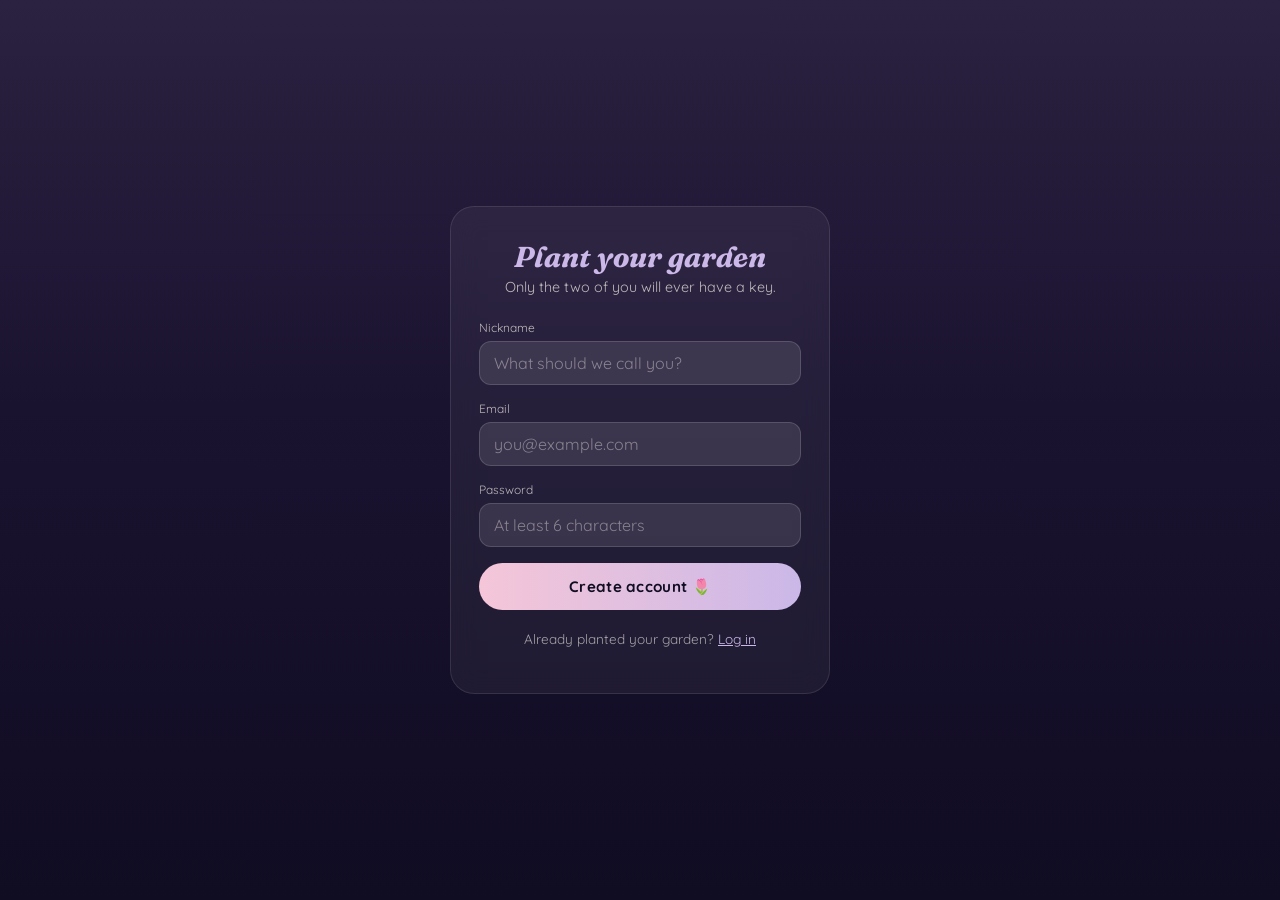
<file: signup.html>
<!DOCTYPE html>
<html lang="en">
<head>
<meta charset="UTF-8" />
<meta name="viewport" content="width=device-width, initial-scale=1.0, viewport-fit=cover" />
<title>Sign up · Our Lily Garden</title>
<link rel="preconnect" href="https://fonts.googleapis.com" />
<link href="https://fonts.googleapis.com/css2?family=Fraunces:ital,opsz,wght@0,9..144,300;0,9..144,500;1,9..144,400&family=Quicksand:wght@400;500;600;700&display=swap" rel="stylesheet" />
<link rel="stylesheet" href="css/style.css" />
</head>
<body>

<div class="page">
  <div class="sky-layer"></div>

  <div class="center-screen">
    <div class="glass-card">
      <h1 style="font-family:'Fraunces',serif; font-style:italic; color:var(--lavender); text-align:center; font-size:1.8rem; margin:0 0 4px;">
        Plant your garden
      </h1>
      <p style="text-align:center; color:rgba(255,248,240,0.7); font-size:0.9rem; margin:0 0 24px;">
        Only the two of you will ever have a key.
      </p>

      <div id="error" class="form-error" style="display:none;"></div>
      <div id="success" class="form-success" style="display:none;"></div>

      <form id="signup-form">
        <div class="field">
          <label>Nickname</label>
          <input type="text" id="nickname" required placeholder="What should we call you?" />
        </div>
        <div class="field">
          <label>Email</label>
          <input type="email" id="email" required placeholder="you@example.com" />
        </div>
        <div class="field">
          <label>Password</label>
          <input type="password" id="password" required minlength="6" placeholder="At least 6 characters" />
        </div>
        <button type="submit" class="btn btn-solid" id="submit-btn">Create account 🌷</button>
      </form>

      <p style="text-align:center; font-size:0.85rem; margin-top:20px; color:rgba(255,248,240,0.6);">
        Already planted your garden? <a href="login.html" style="color:var(--lavender); text-decoration:underline;">Log in</a>
      </p>
    </div>
  </div>
</div>

<script type="module">
  import { setupAmbience } from "./js/ambience.js";
  import { supabase } from "./js/supabaseClient.js";

  setupAmbience({ lilyCount: 0, fireflyCount: 0 });

  const form = document.getElementById("signup-form");
  const errorBox = document.getElementById("error");
  const successBox = document.getElementById("success");
  const submitBtn = document.getElementById("submit-btn");

  form.addEventListener("submit", async (e) => {
    e.preventDefault();
    errorBox.style.display = "none";
    successBox.style.display = "none";
    submitBtn.disabled = true;
    submitBtn.textContent = "Planting…";

    const nickname = document.getElementById("nickname").value;
    const email = document.getElementById("email").value;
    const password = document.getElementById("password").value;

    const { data, error } = await supabase.auth.signUp({
      email,
      password,
      options: { data: { nickname } },
    });

    submitBtn.disabled = false;
    submitBtn.textContent = "Create account 🌷";

    if (error) {
      errorBox.textContent = error.message;
      errorBox.style.display = "block";
      return;
    }

    if (data.session) {
      window.location.href = "garden.html";
    } else {
      successBox.textContent = "Check your email to confirm your account, then log in. 🌸";
      successBox.style.display = "block";
      form.reset();
    }
  });
</script>
</body>
</html>
</file>
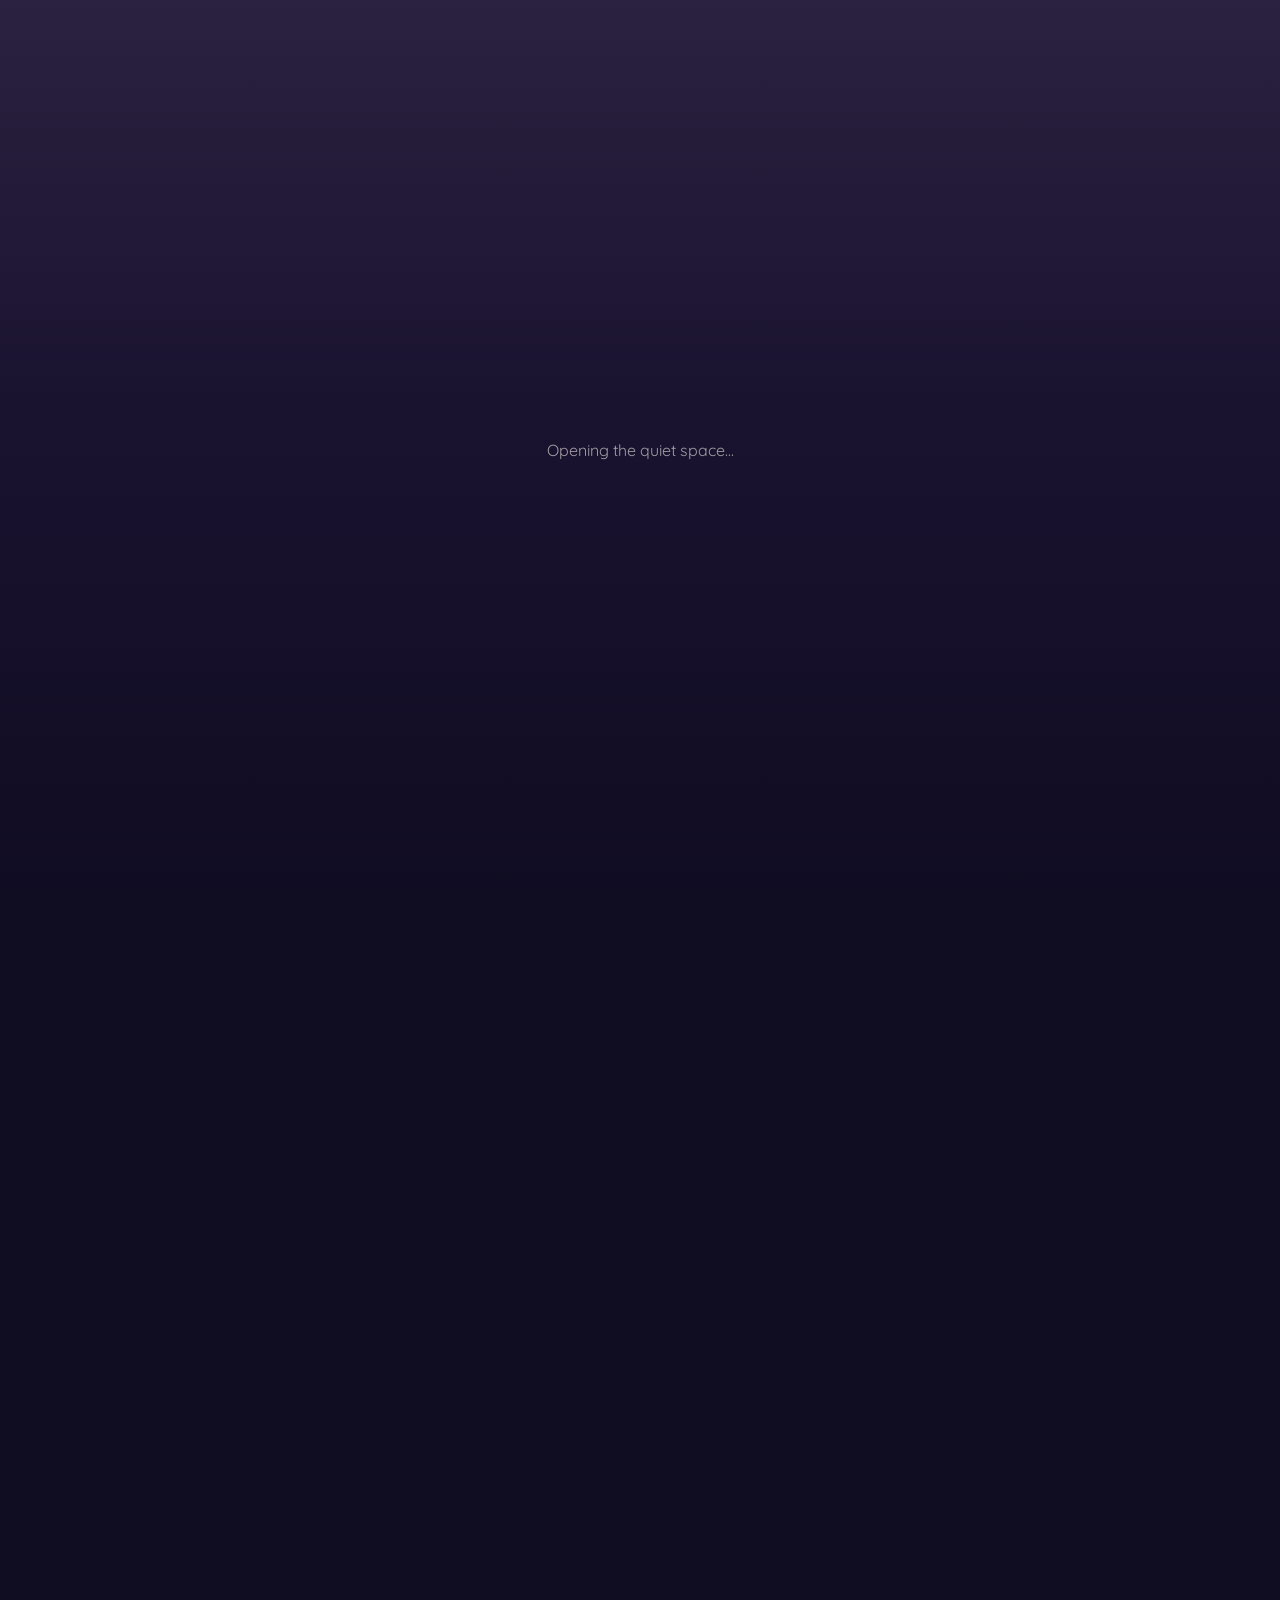
<file: thoughts.html>
<!DOCTYPE html>
<html lang="en">
<head>
<meta charset="UTF-8" />
<meta name="viewport" content="width=device-width, initial-scale=1.0, viewport-fit=cover" />
<title>Deep Thoughts</title>
<link rel="preconnect" href="https://fonts.googleapis.com" />
<link href="https://fonts.googleapis.com/css2?family=Fraunces:ital,opsz,wght@0,9..144,300;0,9..144,500;1,9..144,400&family=Quicksand:wght@400;500;600;700&display=swap" rel="stylesheet" />
<link rel="stylesheet" href="css/style.css" />
<style>
  .thought-card {
    background: rgba(255,255,255,0.04);
    border: 1px solid rgba(255,255,255,0.08);
    border-radius: 18px;
    padding: 22px;
    margin-bottom: 16px;
    text-align: left;
  }
  .thought-meta {
    display: flex;
    justify-content: space-between;
    font-size: 0.72rem;
    color: rgba(255,248,240,0.5);
    margin-bottom: 12px;
  }
  .thought-content {
    font-family: 'Fraunces', serif;
    font-style: italic;
    font-size: 1.05rem;
    line-height: 1.7;
    color: var(--cream);
    white-space: pre-wrap;
  }
  .thought-actions {
    display: flex;
    gap: 14px;
    margin-top: 14px;
    font-size: 0.85rem;
  }
  .thought-actions button {
    background: none;
    border: none;
    cursor: pointer;
    color: rgba(255,248,240,0.6);
  }
  .write-box {
    border: 1px solid rgba(255,255,255,0.1);
    background: rgba(255,255,255,0.05);
    border-radius: 20px;
    padding: 20px;
    margin-bottom: 32px;
  }
  .write-box textarea {
    width: 100%;
    min-height: 120px;
    resize: vertical;
    border-radius: 14px;
    border: 1px solid rgba(255,255,255,0.15);
    background: rgba(255,255,255,0.08);
    color: var(--cream);
    padding: 14px;
    font-family: 'Fraunces', serif;
    font-style: italic;
    font-size: 0.95rem;
    line-height: 1.6;
    outline: none;
  }
  .intro-note {
    text-align: center;
    font-size: 0.85rem;
    color: rgba(255,248,240,0.55);
    max-width: 420px;
    margin: 0 auto 24px;
    line-height: 1.6;
  }
</style>
</head>
<body>

<div id="loading-gate" class="page" style="display:flex; align-items:center; justify-content:center;">
  <p style="opacity:0.6;">Opening the quiet space…</p>
</div>

<div id="app-root" class="page" style="visibility:hidden;">
  <div class="sky-layer"></div>

  <nav class="navbar">
    <a href="garden.html" class="brand" style="text-decoration:none;">🌸 Our Lily Garden</a>
    <a href="garden.html" class="btn-ghost" style="text-decoration:none;">← Back to garden</a>
  </nav>

  <main class="content">
    <div class="garden-heading">
      <h1>Deep Thoughts 🌙</h1>
      <p id="thought-count">Loading…</p>
    </div>

    <p class="intro-note">A quiet space for the things that are harder to say out loud. No pressure to reply — just to be heard.</p>

    <form id="write-form" class="write-box">
      <textarea id="thought-content" placeholder="What's on your mind, really?" required></textarea>
      <button type="submit" class="btn-send" id="write-btn" style="margin-top:14px;">Share this 🌙</button>
    </form>

    <p id="loading-state" class="loading-state">Loading…</p>
    <p id="empty-state" class="empty-state" style="display:none;">Nothing shared yet — when you're ready 🌱</p>
    <div id="thoughts-list"></div>
  </main>
</div>

<script type="module">
  import { initThoughts } from "./js/thoughts.js";
  initThoughts();
</script>
</body>
</html>
</file>
<file: css/style.css>
:root {
  --cream: #FFF8F0;
  --pink: #F5C6D8;
  --lavender: #CBB8E8;
  --sky: #AEDCEE;
  --green: #BFE3CB;
  --sunset: #F2A98F;
  --ink: #4A3B4E;
  --night-900: #100c22;
  --night-800: #1a1330;
  --night-700: #2b2140;
}

* { box-sizing: border-box; }

html, body {
  margin: 0;
  padding: 0;
  min-height: 100%;
  background: var(--night-900);
  color: var(--cream);
  font-family: 'Quicksand', sans-serif;
  -webkit-font-smoothing: antialiased;
}

.page {
  position: relative;
  min-height: 100vh;
  width: 100%;
  overflow-x: hidden;
  background: linear-gradient(to bottom, var(--night-700), var(--night-800) 45%, var(--night-900));
}

a { color: inherit; }

.sky-layer, .lilies-layer {
  position: absolute;
  inset: 0;
  overflow: hidden;
  pointer-events: none;
  z-index: 1;
}

.lilies-layer { z-index: 3; }

.star {
  position: absolute;
  width: 2px;
  height: 2px;
  background: #fff;
  border-radius: 50%;
  opacity: 0.6;
  animation: twinkle 3s ease-in-out infinite;
}

@keyframes twinkle {
  0%, 100% { opacity: 0.2; transform: scale(1); }
  50% { opacity: 1; transform: scale(1.6); }
}

.firefly {
  position: absolute;
  width: 5px;
  height: 5px;
  border-radius: 50%;
  background: radial-gradient(circle, #FFEAB0 0%, rgba(255,234,176,0) 70%);
  box-shadow: 0 0 8px 3px rgba(255,224,140,0.7);
  animation: drift 14s ease-in-out infinite;
}

@keyframes drift {
  0% { transform: translate(0,0); }
  25% { transform: translate(30px,-40px); }
  50% { transform: translate(-20px,-80px); }
  75% { transform: translate(20px,-30px); }
  100% { transform: translate(0,0); }
}

.lily {
  position: absolute;
  bottom: -60px;
  opacity: 0;
  filter: drop-shadow(0 0 6px rgba(245,198,216,0.5));
  animation: floatUp linear infinite;
}

@keyframes floatUp {
  0% { transform: translateY(0) translateX(0) rotate(0deg); opacity: 0; }
  10% { opacity: 0.9; }
  50% { transform: translateY(-55vh) translateX(20px) rotate(10deg); }
  90% { opacity: 0.7; }
  100% { transform: translateY(-105vh) translateX(-15px) rotate(-8deg); opacity: 0; }
}

.garden-glow {
  position: absolute;
  bottom: 0; left: 0; right: 0;
  height: 40%;
  background: linear-gradient(to top, rgba(191,227,203,0.16), transparent);
  z-index: 1;
  pointer-events: none;
}

.cat {
  position: absolute;
  bottom: 0;
  font-size: 42px;
  z-index: 6;
  animation: peek 5s ease-in-out infinite;
  filter: drop-shadow(0 4px 6px rgba(0,0,0,0.35));
}
.cat.left { left: 4%; }
.cat.right { right: 4%; transform: scaleX(-1); animation-name: peekRight; }

@keyframes peek {
  0%, 100% { transform: translateY(14px); }
  50% { transform: translateY(0); }
}
@keyframes peekRight {
  0%, 100% { transform: scaleX(-1) translateY(14px); }
  50% { transform: scaleX(-1) translateY(0); }
}

.center-screen {
  position: relative;
  z-index: 5;
  min-height: 100vh;
  display: flex;
  flex-direction: column;
  align-items: center;
  justify-content: center;
  text-align: center;
  padding: 24px;
}

.content {
  position: relative;
  z-index: 10;
  max-width: 760px;
  margin: 0 auto;
  padding: 24px 20px 100px;
}

h1.hero {
  font-family: 'Fraunces', serif;
  font-style: italic;
  font-weight: 500;
  font-size: clamp(2.2rem, 9vw, 4.4rem);
  margin: 0;
  background: linear-gradient(100deg, var(--pink), var(--lavender) 45%, var(--sky) 70%, var(--sunset));
  -webkit-background-clip: text;
  background-clip: text;
  color: transparent;
  opacity: 0;
  transform: translateY(18px);
  animation: riseIn 1.1s cubic-bezier(.22,1,.36,1) 0.9s forwards;
}

.subheading {
  font-weight: 500;
  font-size: clamp(1rem, 3vw, 1.25rem);
  color: #EADFF5;
  margin-top: 12px;
  opacity: 0;
  transform: translateY(14px);
  animation: riseIn 1s cubic-bezier(.22,1,.36,1) 1.5s forwards;
}

@keyframes riseIn {
  to { opacity: 1; transform: translateY(0); }
}

.bloom-mark { width: 60px; height: 60px; margin-bottom: 16px; opacity: 0; animation: bloomIn 1.6s ease-out 0.3s forwards; }
@keyframes bloomIn {
  0% { opacity: 0; transform: scale(0.2) rotate(-15deg); }
  60% { opacity: 1; transform: scale(1.1) rotate(3deg); }
  100% { opacity: 1; transform: scale(1) rotate(0deg); }
}

.btn {
  display: inline-block;
  padding: 14px 34px;
  border-radius: 999px;
  border: 1px solid rgba(255,255,255,0.25);
  background: rgba(255,255,255,0.08);
  backdrop-filter: blur(6px);
  color: var(--cream);
  font-family: 'Quicksand', sans-serif;
  font-weight: 600;
  letter-spacing: 0.3px;
  cursor: pointer;
  text-decoration: none;
  transition: transform .2s ease, background .2s ease;
  font-size: 0.95rem;
}
.btn:hover { transform: translateY(-2px); background: rgba(255,255,255,0.16); }
.btn:disabled { opacity: 0.5; cursor: not-allowed; transform: none; }

.btn-solid {
  background: linear-gradient(90deg, var(--pink), var(--lavender));
  color: var(--night-900);
  border: none;
  width: 100%;
  padding: 14px;
  font-weight: 700;
}
.btn-solid:hover { opacity: 0.9; background: linear-gradient(90deg, var(--pink), var(--lavender)); }

.glass-card {
  position: relative;
  z-index: 10;
  width: 100%;
  max-width: 380px;
  background: rgba(255,255,255,0.05);
  border: 1px solid rgba(255,255,255,0.1);
  border-radius: 24px;
  padding: 32px 28px;
  backdrop-filter: blur(14px);
}

.field { margin-bottom: 16px; text-align: left; }
.field label {
  display: block;
  font-size: 0.75rem;
  color: rgba(255,248,240,0.7);
  margin-bottom: 6px;
}
.field input, .field textarea {
  width: 100%;
  padding: 11px 14px;
  border-radius: 12px;
  border: 1px solid rgba(255,255,255,0.15);
  background: rgba(255,255,255,0.1);
  color: var(--cream);
  font-family: inherit;
  font-size: 1rem;
  outline: none;
}
.field input::placeholder, .field textarea::placeholder { color: rgba(255,248,240,0.4); }
.field input:focus, .field textarea:focus { border-color: rgba(245,198,216,0.6); }

.form-error {
  background: rgba(242,169,143,0.2);
  color: var(--sunset);
  padding: 8px 12px;
  border-radius: 10px;
  font-size: 0.85rem;
  margin-bottom: 14px;
}
.form-success {
  background: rgba(191,227,203,0.2);
  color: var(--green);
  padding: 8px 12px;
  border-radius: 10px;
  font-size: 0.85rem;
  margin-bottom: 14px;
}

.navbar {
  position: sticky;
  top: 0;
  z-index: 20;
  display: flex;
  align-items: center;
  justify-content: space-between;
  padding: 14px 20px;
  background: rgba(16, 12, 34, 0.7);
  backdrop-filter: blur(10px);
  border-bottom: 1px solid rgba(255,255,255,0.08);
}
.navbar .brand {
  font-family: 'Fraunces', serif;
  font-style: italic;
  color: var(--pink);
  font-size: 1.1rem;
}
.navbar .btn-ghost {
  border: 1px solid rgba(255,255,255,0.15);
  border-radius: 999px;
  background: none;
  color: rgba(255,248,240,0.8);
  padding: 7px 16px;
  font-size: 0.85rem;
  font-family: inherit;
  cursor: pointer;
}
.navbar .btn-ghost:hover { background: rgba(255,255,255,0.1); }

.garden-heading { text-align: center; margin-bottom: 28px; }
.garden-heading h1 {
  font-family: 'Fraunces', serif;
  font-style: italic;
  color: var(--pink);
  font-size: clamp(1.7rem, 6vw, 2.4rem);
  margin: 0 0 8px;
}
.garden-heading p { color: rgba(255,248,240,0.7); margin: 0; }

.daily-banner {
  border: 1px solid rgba(242,169,143,0.3);
  background: rgba(242,169,143,0.1);
  border-radius: 18px;
  padding: 18px;
  text-align: center;
  margin-bottom: 28px;
}
.daily-banner .label {
  font-size: 0.7rem;
  text-transform: uppercase;
  letter-spacing: 0.6px;
  color: var(--sunset);
  margin-bottom: 4px;
}
.daily-banner p.text { font-style: italic; margin: 0; }

.composer {
  border: 1px solid rgba(255,255,255,0.1);
  background: rgba(255,255,255,0.05);
  border-radius: 20px;
  padding: 16px;
  margin-bottom: 30px;
  backdrop-filter: blur(10px);
}
.composer textarea {
  width: 100%;
  resize: none;
  border-radius: 14px;
  border: 1px solid rgba(255,255,255,0.15);
  background: rgba(255,255,255,0.1);
  color: var(--cream);
  padding: 10px 12px;
  font-family: inherit;
  font-size: 0.95rem;
  outline: none;
}
.composer-row {
  display: flex;
  flex-wrap: wrap;
  align-items: center;
  justify-content: space-between;
  gap: 10px;
  margin-top: 12px;
}
.style-pills { display: flex; gap: 8px; flex-wrap: wrap; }
.style-pill {
  border-radius: 999px;
  padding: 6px 14px;
  font-size: 0.75rem;
  background: rgba(255,255,255,0.1);
  color: rgba(255,248,240,0.7);
  border: none;
  cursor: pointer;
  font-family: inherit;
}
.style-pill.active { background: rgba(245,198,216,0.85); color: var(--night-900); font-weight: 700; }
.btn-send {
  border-radius: 999px;
  padding: 10px 22px;
  font-size: 0.85rem;
  border: none;
  cursor: pointer;
  font-family: inherit;
  font-weight: 700;
  background: linear-gradient(90deg, var(--pink), var(--lavender));
  color: var(--night-900);
}
.btn-send:disabled { opacity: 0.4; cursor: not-allowed; }

.notes-grid {
  display: flex;
  flex-wrap: wrap;
  gap: 14px;
}
.note-card {
  width: 100%;
  max-width: 260px;
  border-radius: 18px;
  padding: 16px;
  font-size: 0.9rem;
  box-shadow: 0 8px 20px rgba(0,0,0,0.25);
  transition: transform .2s ease;
}
.note-card:hover { transform: translateY(-2px); }
.note-card.style-sticky { background: rgba(255, 245, 200, 0.92); color: var(--ink); transform: rotate(-2deg); }
.note-card.style-lily { background: rgba(245,198,216,0.18); border: 1px solid rgba(245,198,216,0.4); transform: rotate(1deg); }
.note-card.style-cat { background: rgba(203,184,232,0.18); border: 1px solid rgba(203,184,232,0.4); transform: rotate(-1deg); }
.note-meta {
  display: flex;
  justify-content: space-between;
  font-size: 0.7rem;
  opacity: 0.7;
  margin-bottom: 8px;
}
.note-content { white-space: pre-wrap; line-height: 1.5; }
.note-actions { display: flex; gap: 12px; margin-top: 10px; font-size: 1rem; }
.note-actions button {
  background: none;
  border: none;
  cursor: pointer;
  opacity: 0.4;
  font-size: 1rem;
}
.note-actions button.active { opacity: 1; }

.empty-state, .loading-state {
  text-align: center;
  color: rgba(255,248,240,0.5);
  padding: 40px 0;
}

.footer-note {
  position: absolute;
  bottom: 20px;
  left: 50%;
  transform: translateX(-50%);
  font-size: 0.7rem;
  color: rgba(234,223,245,0.5);
  z-index: 5;
}
</file>
